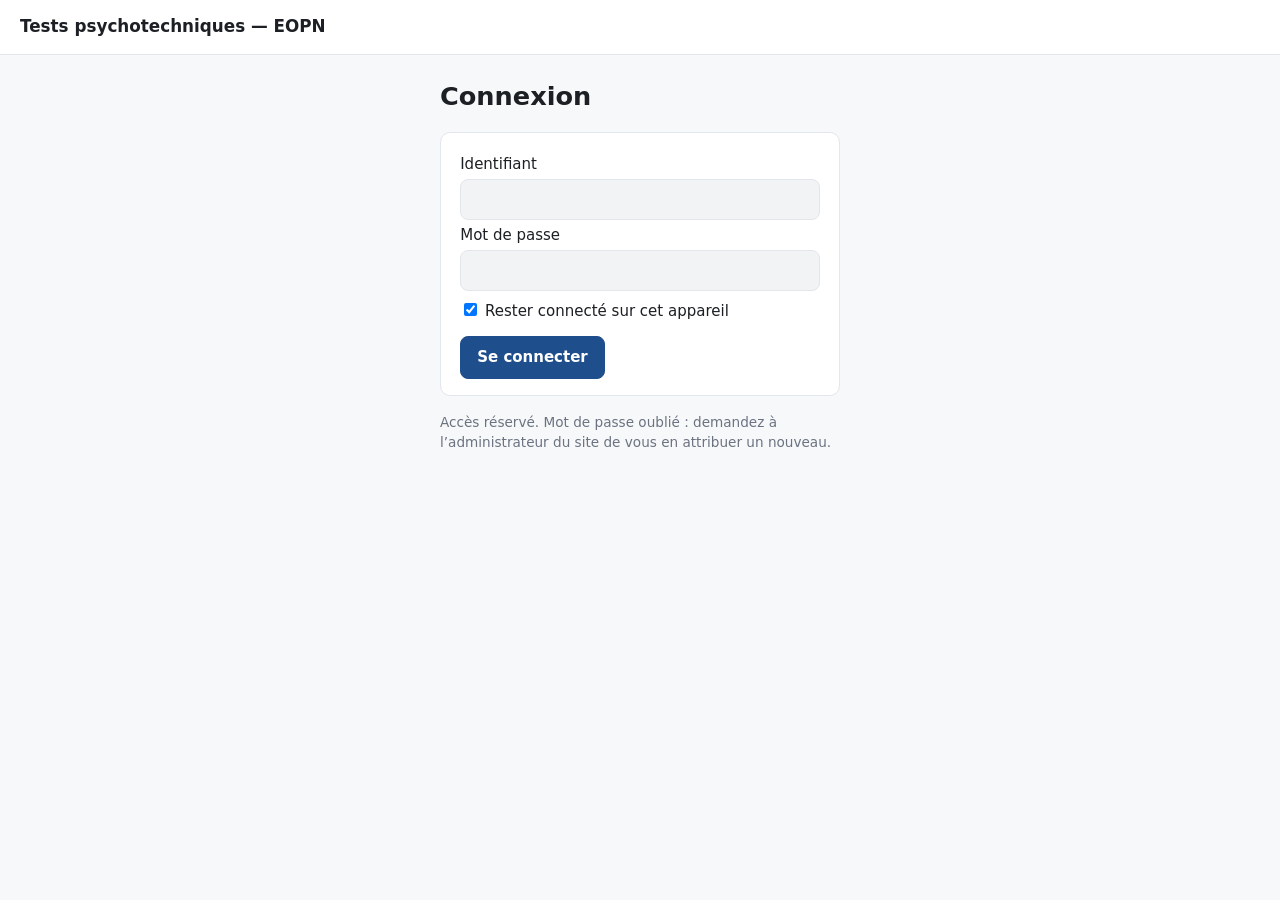
<file: index.html>
<!doctype html>
<html lang="fr">
<head>
  <meta charset="utf-8">
  <meta http-equiv="Content-Security-Policy" content="default-src 'self'; script-src 'self'; style-src 'self' 'unsafe-inline'; img-src 'self' data:; connect-src 'self' https://api.github.com; object-src 'none'; base-uri 'none'; form-action 'self'">
  <meta name="referrer" content="no-referrer">
  <meta name="viewport" content="width=device-width, initial-scale=1">
  <title>Entraînement EOPN</title>
  <link rel="stylesheet" href="css/style.css">
</head>
<body>
  <div id="app"></div>
  <noscript>Ce site nécessite JavaScript.</noscript>
  <script type="module" src="js/main.js"></script>
</body>
</html>
</file>
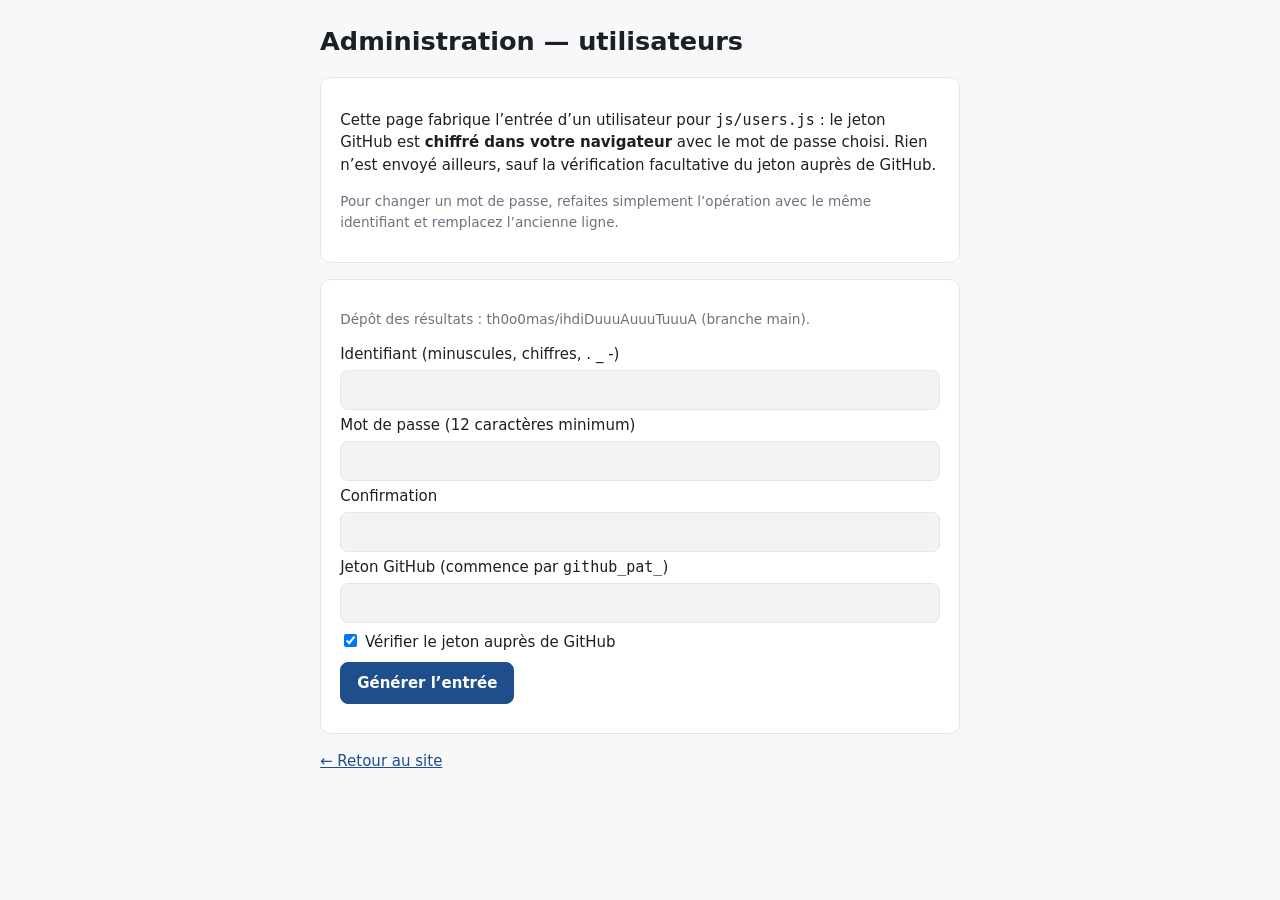
<file: admin.html>
<!doctype html>
<html lang="fr">
<head>
  <meta charset="utf-8">
  <meta http-equiv="Content-Security-Policy" content="default-src 'self'; script-src 'self'; style-src 'self' 'unsafe-inline'; img-src 'self' data:; connect-src 'self' https://api.github.com; object-src 'none'; base-uri 'none'; form-action 'self'">
  <meta name="referrer" content="no-referrer">
  <meta name="viewport" content="width=device-width, initial-scale=1">
  <title>Administration</title>
  <link rel="stylesheet" href="css/style.css">
</head>
<body>
  <main class="container narrow" style="max-width:680px">
    <h1>Administration — utilisateurs</h1>
    <div class="panel">
      <p>Cette page fabrique l’entrée d’un utilisateur pour <code>js/users.js</code> :
        le jeton GitHub est <b>chiffré dans votre navigateur</b> avec le mot de passe choisi.
        Rien n’est envoyé ailleurs, sauf la vérification facultative du jeton auprès de GitHub.</p>
      <p class="hint">Pour changer un mot de passe, refaites simplement l’opération avec le même identifiant
        et remplacez l’ancienne ligne.</p>
    </div>
    <form class="panel start-form" id="f">
      <p id="repoInfo" class="hint"></p>
      <label class="field-block">Identifiant (minuscules, chiffres, . _ -)<input name="name" autocomplete="off" autocapitalize="none" spellcheck="false" required></label>
      <label class="field-block">Mot de passe (12 caractères minimum)<input type="password" name="pw" autocomplete="new-password" minlength="12" required></label>
      <label class="field-block">Confirmation<input type="password" name="pw2" autocomplete="new-password" minlength="12" required></label>
      <label class="field-block">Jeton GitHub (commence par <code>github_pat_</code>)<input type="password" name="token" autocomplete="off" spellcheck="false" required></label>
      <label style="display:block;margin:.5rem 0"><input type="checkbox" name="check" checked> Vérifier le jeton auprès de GitHub</label>
      <button class="btn primary" type="submit">Générer l’entrée</button>
      <p id="msg" class="hint"></p>
    </form>
    <div class="panel" id="out" style="display:none">
      <h2 style="margin-top:0">Ligne à coller dans <code>js/users.js</code></h2>
      <p class="hint">Collez-la entre les accolades de <code>export const USERS = { … };</code>, enregistrez, puis envoyez la mise à jour sur GitHub.</p>
      <textarea id="line" rows="5" style="width:100%;font-family:monospace;font-size:.8rem" readonly></textarea>
      <button class="btn" id="copy" type="button">Copier</button>
    </div>
    <p><a href="./">← Retour au site</a></p>
  </main>
  <script type="module" src="js/admin.js"></script>
</body>
</html>
</file>
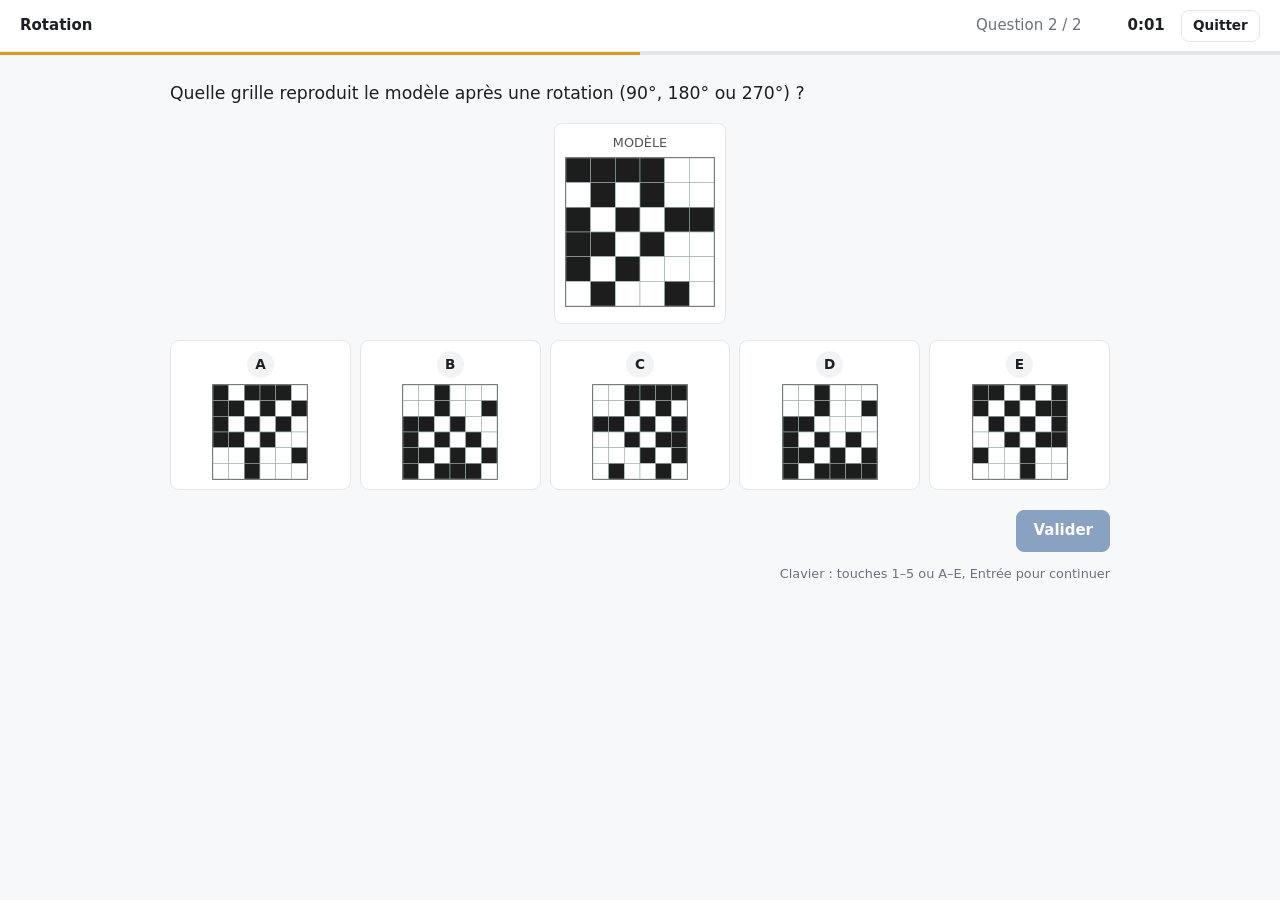
<file: layout-test.html>
<!doctype html>
<html lang="fr">
<head>
  <meta charset="utf-8">
  <meta http-equiv="Content-Security-Policy" content="default-src 'self'; script-src 'self'; style-src 'self' 'unsafe-inline'; img-src 'self' data:; connect-src 'self' https://api.github.com; object-src 'none'; base-uri 'none'; form-action 'self'">
  <meta name="viewport" content="width=device-width, initial-scale=1">
  <title>Test de mise en page</title>
  <link rel="stylesheet" href="css/style.css">
</head>
<body>
  <!-- Ouvert par tests.html dans des cadres de largeur téléphone / tablette. -->
  <div id="app"></div>
  <script type="module" src="js/layouttest.js"></script>
</body>
</html>
</file>
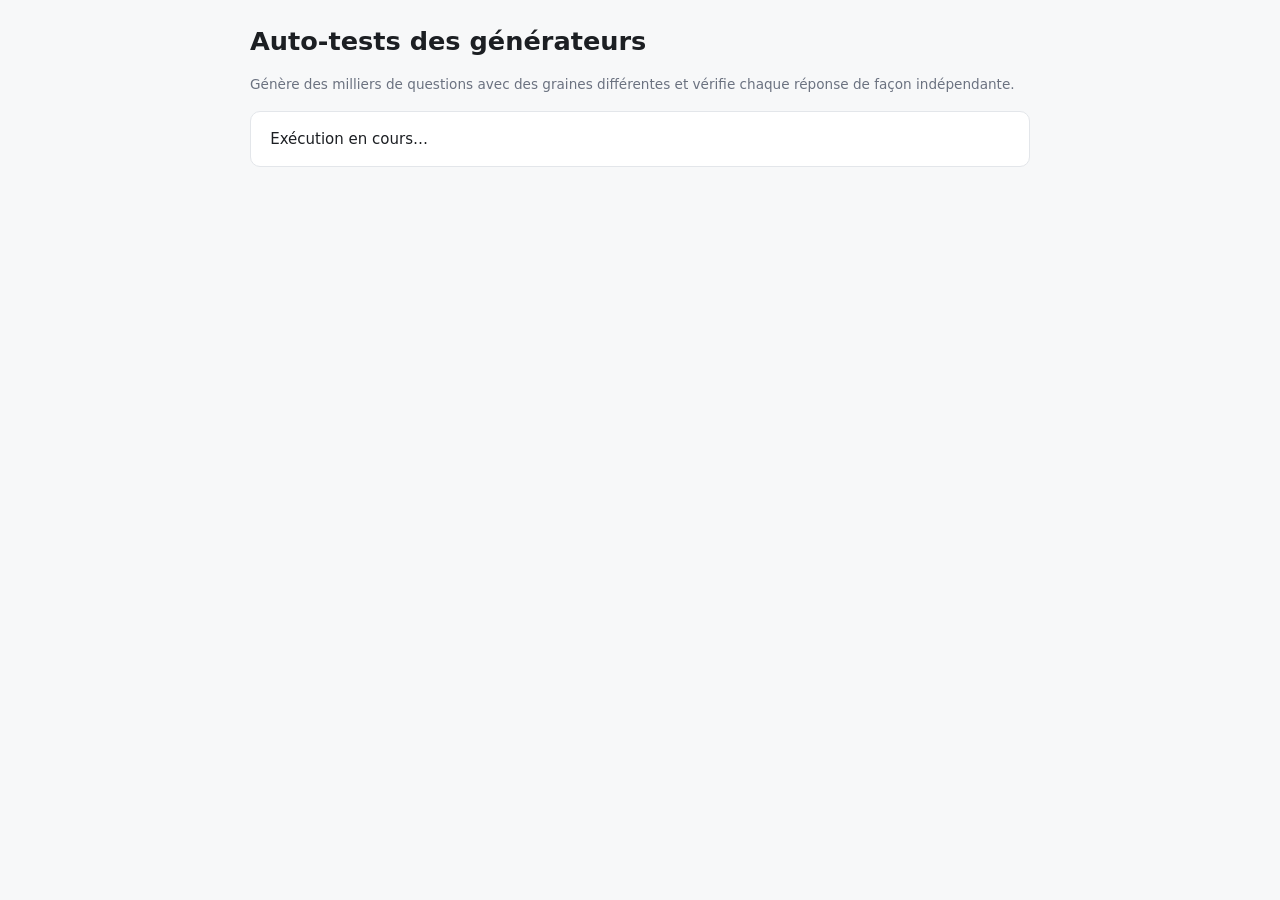
<file: tests.html>
<!doctype html>
<html lang="fr">
<head>
  <meta charset="utf-8">
  <meta http-equiv="Content-Security-Policy" content="default-src 'self'; script-src 'self'; style-src 'self' 'unsafe-inline'; img-src 'self' data:; connect-src 'self' https://api.github.com; object-src 'none'; base-uri 'none'; form-action 'self'">
  <meta name="referrer" content="no-referrer">
  <meta name="viewport" content="width=device-width, initial-scale=1">
  <title>Auto-tests</title>
  <link rel="stylesheet" href="css/style.css">
  <style>
    .ok { color: var(--ok); } .ko { color: var(--ko); }
    pre { white-space: pre-wrap; font-size: .85rem; }
  </style>
</head>
<body>
  <main class="container narrow">
    <h1>Auto-tests des générateurs</h1>
    <p class="hint">Génère des milliers de questions avec des graines différentes et vérifie chaque réponse de façon indépendante.</p>
    <div id="summary" class="panel">Exécution en cours…</div>
    <div id="out"></div>
  </main>
  <div id="app" hidden></div>
  <script type="module" src="js/selftest.js"></script>
</body>
</html>
</file>
<file: css/style.css>
:root {
  --bg: #f7f8f9;
  --surface: #ffffff;
  --surface-2: #f1f3f5;
  --text: #1c1f23;
  --muted: #6b7280;
  --border: #e3e6ea;
  --accent: #d99a1e;
  --accent-soft: #fbf1dc;
  --primary: #1f4e8c;
  --primary-text: #ffffff;
  --ok: #1d8a4e;
  --ok-soft: #e3f4ea;
  --ko: #c0392b;
  --ko-soft: #fbe7e4;
  --warn: #c76a00;
  --radius: 10px;
  --shadow: 0 1px 2px rgba(0, 0, 0, .04);
  color-scheme: light;
}
@media (prefers-color-scheme: dark) {
  :root:not([data-theme="light"]) {
    --bg: #121417;
    --surface: #1b1e22;
    --surface-2: #23272c;
    --text: #e8eaed;
    --muted: #9aa1ab;
    --border: #2f343a;
    --accent: #e5ad3c;
    --accent-soft: #3a3020;
    --primary: #4a86d4;
    --ok: #4cc27f;
    --ok-soft: #1c3326;
    --ko: #ef6b5b;
    --ko-soft: #3b211e;
    color-scheme: dark;
  }
}

* { box-sizing: border-box; }
html, body { margin: 0; }
body {
  background: var(--bg);
  color: var(--text);
  font: 15px/1.5 system-ui, -apple-system, "Segoe UI", Roboto, "Helvetica Neue", Arial, sans-serif;
}
a { color: var(--primary); }
h1 { font-size: 1.6rem; margin: .4rem 0 .3rem; }
h2 { font-size: 1.15rem; }
h3 { margin: 0 0 .3rem; font-size: 1rem; }
button { font: inherit; }

.topbar {
  display: flex; align-items: center; justify-content: space-between; gap: 1rem;
  padding: .9rem 1.25rem; background: var(--surface); border-bottom: 1px solid var(--border);
}
.brand { font-weight: 700; color: var(--text); text-decoration: none; font-size: 1.05rem; }
.topbar nav a { color: var(--muted); text-decoration: none; margin-left: 1rem; }
.topbar nav a:hover { color: var(--text); }

.container { max-width: 1240px; margin: 0 auto; padding: 1rem 1.25rem 3rem; }
.container.narrow { max-width: 820px; }
.section-title {
  text-transform: uppercase; letter-spacing: .04em; font-size: .82rem; color: var(--muted);
  margin: 1.6rem 0 .7rem; font-weight: 700;
}
.cards { display: grid; grid-template-columns: repeat(auto-fill, minmax(min(100%, 480px), 1fr)); gap: 1rem; }
.card {
  display: flex; gap: 1rem; align-items: center; justify-content: space-between;
  background: var(--surface); border: 1px solid var(--border); border-radius: var(--radius);
  padding: 1.1rem 1.3rem; color: inherit; text-decoration: none; box-shadow: var(--shadow);
  transition: border-color .15s, transform .15s;
}
.card:hover { border-color: var(--accent); transform: translateY(-1px); }
.card .desc {
  color: var(--muted); margin: 0 0 .5rem; font-size: .9rem;
  display: -webkit-box; -webkit-line-clamp: 2; -webkit-box-orient: vertical; overflow: hidden;
}
.card .meta { color: var(--muted); font-size: .8rem; margin: 0; }
.card-icon { flex: 0 0 72px; width: 72px; height: 72px; color: var(--accent); opacity: .9; }
.card-icon svg { width: 100%; height: 100%; }
.scores { display: flex; gap: .4rem; margin-top: .45rem; flex-wrap: wrap; }
.badge {
  font-size: .75rem; padding: .1rem .5rem; border-radius: 99px; background: var(--accent-soft); color: var(--text);
}

.back { display: inline-block; margin-top: .6rem; color: var(--muted); text-decoration: none; }
.lead { color: var(--muted); margin-top: 0; }
.panel {
  background: var(--surface); border: 1px solid var(--border); border-radius: var(--radius);
  padding: 1rem 1.2rem; margin: 1rem 0;
}
.panel summary { cursor: pointer; font-weight: 600; }
.instructions ul { padding-left: 1.2rem; }
.start-form fieldset { border: 0; padding: 0; margin: 0 0 .8rem; }
.start-form legend { font-weight: 600; margin-bottom: .3rem; }
.start-form label { display: block; margin: .25rem 0; }
.field input { width: 6rem; margin-left: .5rem; padding: .3rem .4rem; border: 1px solid var(--border); border-radius: 6px; background: var(--surface-2); color: var(--text); }
.hint { color: var(--muted); font-size: .85rem; }

.btn {
  display: inline-flex; align-items: center; gap: .4rem; cursor: pointer;
  border: 1px solid var(--border); background: var(--surface); color: var(--text);
  padding: .55rem 1rem; border-radius: 8px; font-weight: 600;
}
.btn:hover { border-color: var(--muted); }
.btn.primary { background: var(--primary); color: var(--primary-text); border-color: var(--primary); }
.btn.primary:disabled { opacity: .5; cursor: not-allowed; }
.btn.small { padding: .3rem .7rem; font-size: .85rem; }
.btn.ghost { background: transparent; }
.btn.danger { color: var(--ko); }

/* ---------- runner ---------- */
.run-head {
  position: sticky; top: 0; z-index: 5; display: flex; align-items: center; gap: 1rem;
  padding: .6rem 1.25rem; background: var(--surface); border-bottom: 1px solid var(--border);
}
.run-title { font-weight: 700; flex: 1; }
.run-progress { color: var(--muted); font-variant-numeric: tabular-nums; }
.run-timer { font-weight: 700; font-variant-numeric: tabular-nums; min-width: 4.2rem; text-align: right; }
.run-timer.low { color: var(--ko); }
.progress-bar { height: 3px; background: var(--border); }
.progress-bar > div { height: 100%; background: var(--accent); width: 0; transition: width .2s; }
.run-main { max-width: 980px; margin: 0 auto; padding: 1.2rem 1.25rem 3rem; }

.q-context { margin-bottom: 1rem; }
.q-visual { display: flex; justify-content: center; margin: .5rem 0 1rem; overflow-x: auto; }
.paper { background: #fff; color: #111; border-radius: 8px; border: 1px solid var(--border); padding: .6rem; }
.q-prompt { font-size: 1.08rem; margin: .4rem 0 1rem; }
.q-part-label { font-weight: 600; margin: .8rem 0 .4rem; color: var(--muted); }

.options { display: grid; gap: .55rem; }
.options.list { grid-template-columns: 1fr; }
.options.grid { grid-template-columns: repeat(auto-fit, minmax(150px, 1fr)); }
.options.inline { grid-template-columns: repeat(auto-fit, minmax(110px, 1fr)); }
.opt {
  display: flex; align-items: center; gap: .7rem; text-align: left; cursor: pointer;
  background: var(--surface); color: var(--text); border: 1.5px solid var(--border); border-radius: 9px;
  padding: .6rem .8rem; min-height: 2.8rem;
}
.options.grid .opt { flex-direction: column; justify-content: center; text-align: center; gap: .35rem; }
.opt:hover:not(:disabled) { border-color: var(--accent); }
.opt .letter {
  flex: 0 0 auto; display: inline-grid; place-items: center; width: 1.7rem; height: 1.7rem; border-radius: 50%;
  background: var(--surface-2); font-weight: 700; font-size: .85rem;
}
.opt .content { flex: 1; min-width: 0; }
.options.grid .opt .content { display: flex; justify-content: center; }
.opt.selected { border-color: var(--primary); box-shadow: 0 0 0 2px color-mix(in srgb, var(--primary) 30%, transparent); }
.opt.correct { border-color: var(--ok); background: var(--ok-soft); }
.opt.wrong { border-color: var(--ko); background: var(--ko-soft); }
.opt:disabled { cursor: default; }
.opt svg { max-width: 100%; height: auto; }
.mono { font-family: ui-monospace, "SFMono-Regular", Menlo, Consolas, monospace; letter-spacing: .12em; font-size: 1.1rem; }

.q-actions { display: flex; gap: .6rem; justify-content: flex-end; margin-top: 1.2rem; flex-wrap: wrap; }
.feedback { margin-top: 1rem; padding: .8rem 1rem; border-radius: 8px; border: 1px solid var(--border); background: var(--surface); }
.feedback.ok { border-color: var(--ok); }
.feedback.ko { border-color: var(--ko); }
.feedback .verdict { font-weight: 700; }
.feedback.ok .verdict { color: var(--ok); }
.feedback.ko .verdict { color: var(--ko); }
.kbd-hint { color: var(--muted); font-size: .8rem; margin-top: .8rem; text-align: right; }

dialog { border: 1px solid var(--border); border-radius: var(--radius); background: var(--surface); color: var(--text); max-width: min(720px, 94vw); }
dialog::backdrop { background: rgba(0, 0, 0, .35); }

/* ---------- results ---------- */
.score-hero { display: flex; gap: 2rem; align-items: center; flex-wrap: wrap; }
.score-big { font-size: 3rem; font-weight: 800; line-height: 1; }
.score-big small { font-size: 1.2rem; color: var(--muted); font-weight: 600; }
.stat { color: var(--muted); }
.stat b { color: var(--text); }
table.tbl { width: 100%; border-collapse: collapse; font-size: .9rem; }
.tbl th, .tbl td { text-align: left; padding: .4rem .5rem; border-bottom: 1px solid var(--border); }
.tbl th { color: var(--muted); font-weight: 600; }
.review { border: 1px solid var(--border); border-left: 4px solid var(--ok); border-radius: 8px; background: var(--surface); margin: .5rem 0; }
.review.ko { border-left-color: var(--ko); }
.review > summary { cursor: pointer; padding: .55rem .8rem; display: flex; gap: .6rem; }
.review > summary .sum-text { color: var(--muted); overflow: hidden; text-overflow: ellipsis; white-space: nowrap; }
.review .review-body { padding: 0 1rem 1rem; }
.review .opt { cursor: default; }
.filter-bar { display: flex; gap: .5rem; margin: 1rem 0 .5rem; align-items: center; }
.filter-bar .btn.active { border-color: var(--primary); color: var(--primary); }

.rt-main { max-width: 1100px; margin: 0 auto; padding: 1rem 1.25rem 3rem; }
canvas { display: block; max-width: 100%; }
.spark { vertical-align: middle; }

/* text helpers for questions */
.passage { background: var(--surface); border: 1px solid var(--border); border-radius: 8px; padding: .8rem 1rem; line-height: 1.65; }
.blank { display: inline-block; min-width: 4.5em; border-bottom: 2px solid var(--accent); text-align: center; font-weight: 700; }
.code-table { border-collapse: collapse; margin: 0 auto; font-family: ui-monospace, Menlo, Consolas, monospace; }
.code-table td { border: 1px solid var(--border); padding: .25rem .7rem; background: var(--surface); }
.code-table td:nth-child(odd) { font-weight: 700; }
.alert-list { display: grid; gap: .4rem; max-width: 520px; margin: 0 auto; }
.alert { display: flex; justify-content: space-between; align-items: center; padding: .5rem .8rem; border-radius: 8px; border: 1px solid var(--border); background: var(--surface); }
.lvl { font-weight: 700; padding: .1rem .55rem; border-radius: 5px; font-size: .85rem; color: #111; }
.lvl.crit { background: #f28b82; }
.lvl.maj { background: #fbbc5d; }
.lvl.min { background: #fde68a; }
.handled { opacity: .55; text-decoration: line-through; }
.phase { text-align: center; margin-bottom: .6rem; font-weight: 700; }
.drone-grid { display: grid; grid-template-columns: repeat(auto-fit, minmax(180px, 1fr)); gap: .6rem; }
.drone { border: 1px solid var(--border); border-radius: 8px; padding: .6rem .8rem; background: var(--surface); }
.drone h4 { margin: 0 0 .3rem; }
.drone dl { display: grid; grid-template-columns: auto 1fr; gap: .1rem .6rem; margin: 0; font-size: .9rem; }
.drone dt { color: var(--muted); }
.drone dd { margin: 0; font-weight: 600; }
.ref-table { border-collapse: collapse; width: 100%; font-size: .9rem; }
.ref-table td, .ref-table th { border: 1px solid var(--border); padding: .35rem .5rem; vertical-align: top; }

@media (max-width: 600px) {
  .card-icon { display: none; }
  .run-head { gap: .5rem; padding: .5rem .75rem; }
  .run-main { padding: 1rem .75rem 3rem; }
}

/* ---------- selects, flashcards ---------- */
.select { margin-left: .4rem; padding: .3rem .4rem; border: 1px solid var(--border); border-radius: 6px; background: var(--surface-2); color: var(--text); font: inherit; }
.fc-card { min-height: 220px; text-align: center; cursor: pointer; }
.fc-name { font-size: 2rem; font-weight: 800; margin: .6rem 0 .2rem; }
.fc-desc { font-size: 1.15rem; margin: 1rem auto; max-width: 560px; font-style: italic; }
.fc-dl { display: grid; grid-template-columns: max-content 1fr; gap: .35rem .9rem; text-align: left; margin: .6rem auto 0; max-width: 620px; }
.fc-dl dt { color: var(--muted); }
.fc-dl dd { margin: 0; }
.toggle-row { display: flex; gap: .3rem 1rem; flex-wrap: wrap; }
.topbar { flex-wrap: wrap; }
.topbar nav { display: flex; flex-wrap: wrap; gap: .2rem 1rem; }
.topbar nav a { margin-left: 0; }
.code-table.letter-key td { font-weight: 400; text-align: center; min-width: 1.8rem; }
.code-table.letter-key tr:first-child td { font-weight: 700; }
.field-block { display: block; margin: .5rem 0; }
.field-block input { display: block; width: 100%; margin-top: .25rem; padding: .5rem .6rem; border: 1px solid var(--border); border-radius: 8px; background: var(--surface-2); color: var(--text); font: inherit; }
.sync-dot { font-size: .75rem; color: var(--muted); margin-left: .3rem; }
.sync-dot[data-state="ok"] { color: var(--ok); }
.sync-dot[data-state="error"] { color: var(--ko); }
.fc-sil { display: flex; justify-content: center; margin: .6rem 0; }
.fc-photo { display: block; width: 100%; max-width: 640px; max-height: 420px; object-fit: contain; border-radius: 8px; margin: .5rem auto; background: var(--surface-2); }
.q-photo { display: block; width: 100%; max-width: 720px; height: auto; border-radius: 6px; }
.photo-credit { font-size: .75rem; color: var(--muted); margin: .2rem 0 .6rem; text-align: center; }
.photo-credit a { color: inherit; }

/* ---------- responsive : téléphone et tablette ---------- */
.run-title { min-width: 0; overflow: hidden; text-overflow: ellipsis; white-space: nowrap; }
.q-context, .review-body, .passage { max-width: 100%; overflow-x: auto; }
.code-table { max-width: 100%; }
img, svg { max-width: 100%; }
@media (hover: none) and (pointer: coarse) {
  .kbd-hint { display: none; }
}
@media (max-width: 600px) {
  body { font-size: 14.5px; }
  h1 { font-size: 1.35rem; }
  .container { padding: .75rem .75rem 2.5rem; }
  .panel { padding: .8rem .85rem; }
  .run-head { flex-wrap: wrap; row-gap: .35rem; }
  .run-title { flex: 1 1 100%; }
  .run-head .btn.small { padding: .25rem .55rem; }
  .code-table td { padding: .2rem .35rem; font-size: .85rem; }
  .q-prompt { font-size: 1rem; }
  .opt { padding: .55rem .6rem; }
  .options.grid { grid-template-columns: repeat(2, minmax(0, 1fr)); }
  .options.inline { grid-template-columns: repeat(2, minmax(0, 1fr)); }
  .score-hero { gap: 1rem; }
  .score-big { font-size: 2.4rem; }
  .tbl th, .tbl td { padding: .35rem .3rem; }
  .fc-name { font-size: 1.6rem; }
  .fc-dl { grid-template-columns: 1fr; gap: .1rem; }
  .fc-dl dd { margin-bottom: .45rem; }
  .filter-bar { flex-wrap: wrap; }
  .drone-grid { grid-template-columns: repeat(2, minmax(0, 1fr)); }
  .drone { padding: .5rem .55rem; }
  .drone dl { font-size: .82rem; }
}
@media (min-width: 601px) and (max-width: 1024px) {
  .cards { grid-template-columns: 1fr; }
  .options.grid { grid-template-columns: repeat(3, minmax(0, 1fr)); }
}
.code-grid { display: grid; grid-template-columns: repeat(auto-fill, minmax(min(100%, 190px), 1fr)); gap: .3rem; max-width: 720px; margin: 0 auto; }
.code-item { display: flex; justify-content: space-between; gap: .6rem; padding: .3rem .6rem; border: 1px solid var(--border); border-radius: 6px; background: var(--surface); font-family: ui-monospace, Menlo, Consolas, monospace; }
.code-item span { letter-spacing: .08em; }
.q-prompt, .feedback, .opt .content { overflow-wrap: anywhere; }
.q-visual { justify-content: safe center; }
.q-visual .paper { max-width: 100%; overflow-x: auto; }
.q-visual svg { max-width: 100%; height: auto; }
@media (max-width: 600px) {
  .tbl { display: block; overflow-x: auto; white-space: nowrap; }
  .q-visual .paper { padding: .3rem; }
}
.cube-series { display: flex; gap: 10px; align-items: center; justify-content: center; }
.cube-series > svg { flex: 1 1 0; min-width: 0; max-width: 110px; height: auto; }
.cube-q { flex: 1 1 0; min-width: 0; max-width: 110px; aspect-ratio: 1; display: grid; place-items: center; border: 2px dashed #aaa; border-radius: 8px; font-size: 40px; color: #888; }
@media (max-width: 600px) { .cube-series { gap: 4px; } .cube-q { font-size: 28px; } }
.panel-narrow { display: none; }
@media (max-width: 600px) {
  .panel-wide { display: none; }
  .panel-narrow { display: block; }
}
</file>
